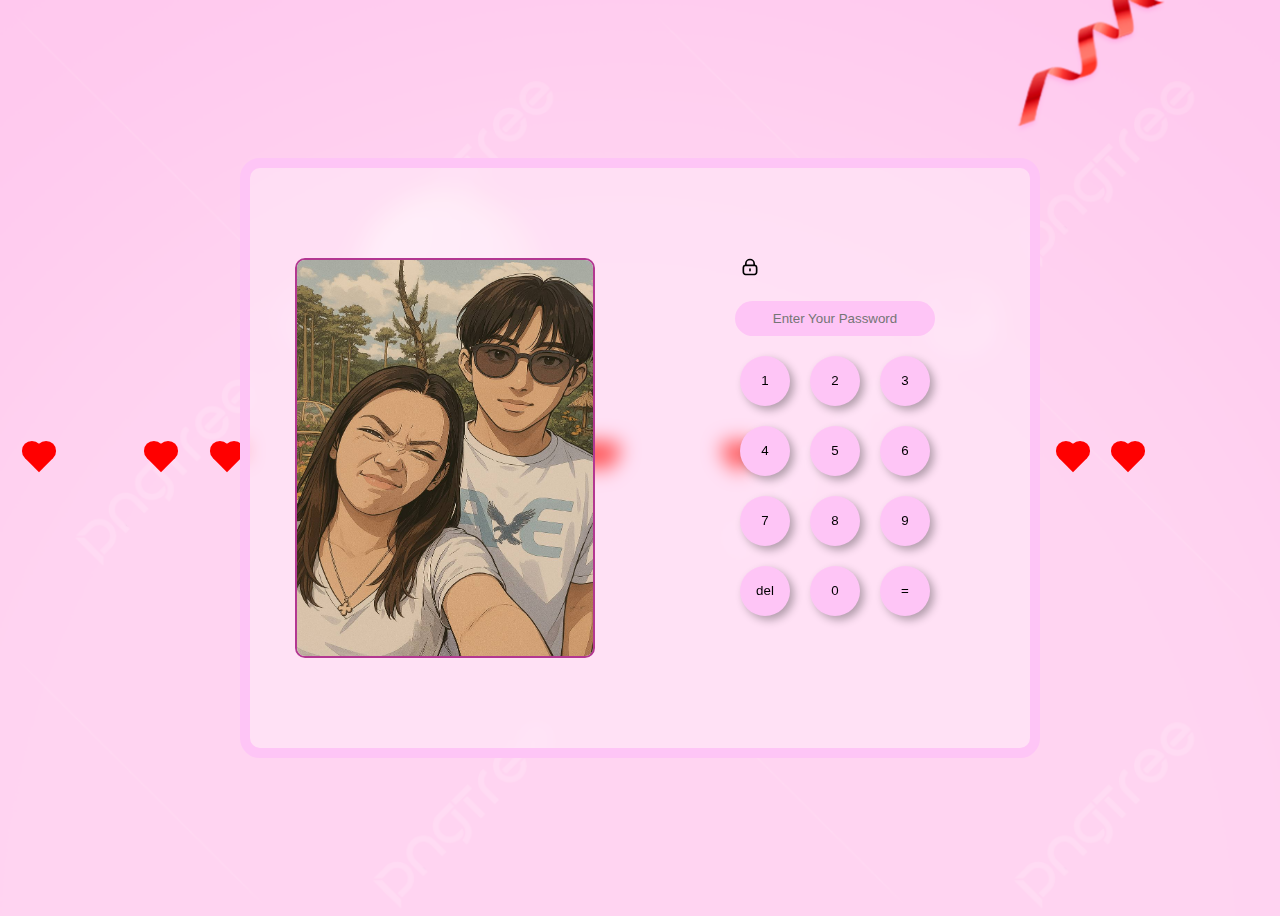
<file: index.html>
<!DOCTYPE html>
<html lang="en">
<head>
    <meta charset="UTF-8">
    <meta name="viewport" content="width=device-width, initial-scale=1.0">
    <title>This is US!!</title>
    <link rel="stylesheet" href="css/style.css">
    <link rel="icon" href="img/love-letter.png">
</head>
<body>
    <div class="container">
        <div class="image">
            <img src="img/photo_2025-07-28_21-32-41.jpg" alt="">
        </div>
        <div class="inputs">
    
            <img src="img/lock-alt-svgrepo-com.svg" alt=""><input type="text" placeholder="Enter Your Password" readonly class="js-input">
            <div class="buttons-design">
                <button>1</button>
                <button>2</button>
                <button>3</button>
                <button>4</button>
                <button>5</button>
                <button>6</button>
                <button>7</button>
                <button>8</button>
                <button>9</button>
                <button>del</button>
                <button>0</button>
                <button>=</button>

            </div>
           
        </div>
    </div>
   <script src="nicca.js"></script>
</body>
</html>
</file>
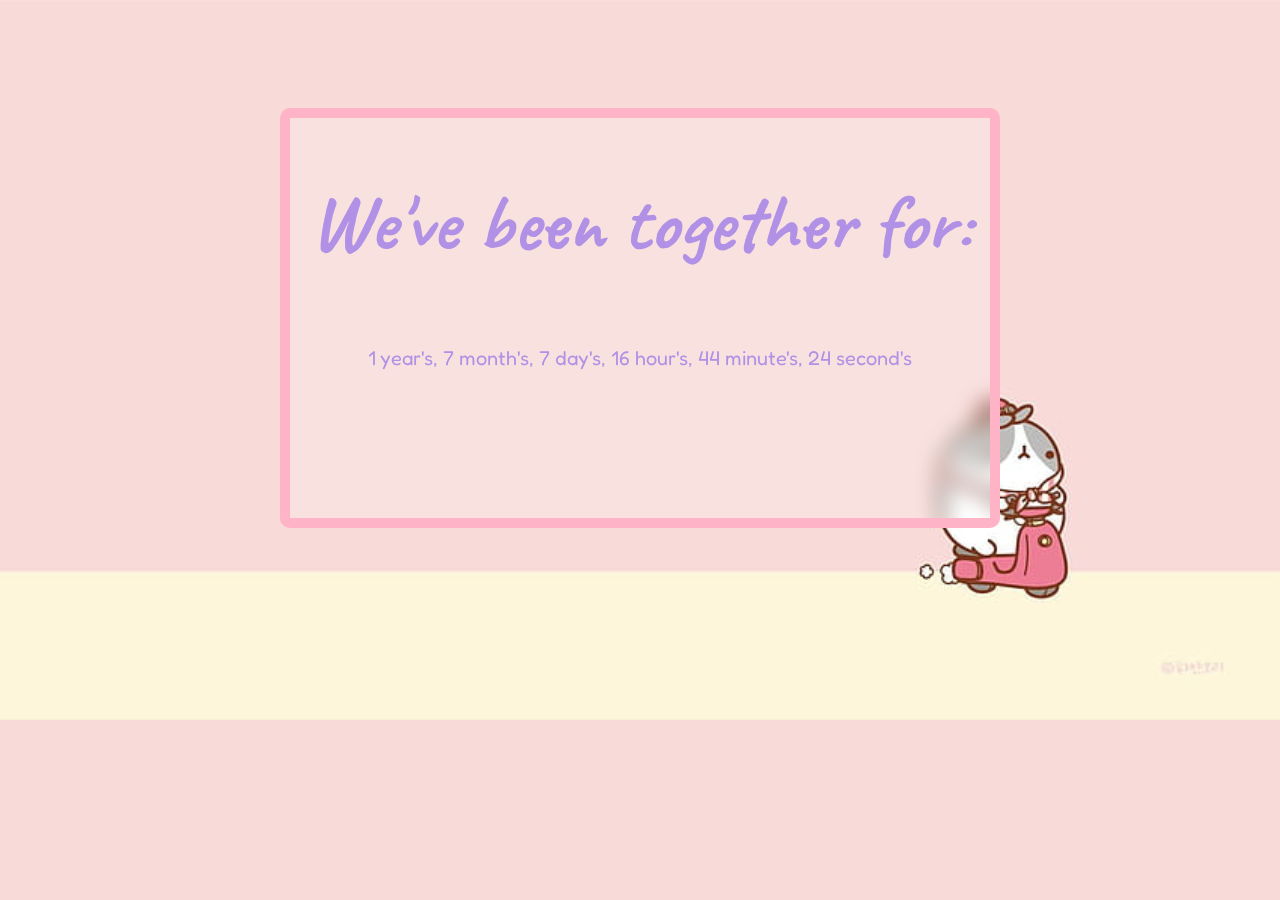
<file: timeSpentTogether.html>
<!DOCTYPE html>
<html lang="en">
<head>
    <meta charset="UTF-8">
    <meta name="viewport" content="width=device-width, initial-scale=1.0">
    <title>Our Time Together</title>
    <link rel="stylesheet" href="css/timeSpentTogether.css">
    <link rel="icon" href="img/clock.png">
</head>
<body>
    <div class="content">
       <h1>We've been together for:</h1> 
        <p id="time-spent"> </p>
  </div>

  <script src="timeSpentTogether.js"></script>
</body>
</html>
</file>
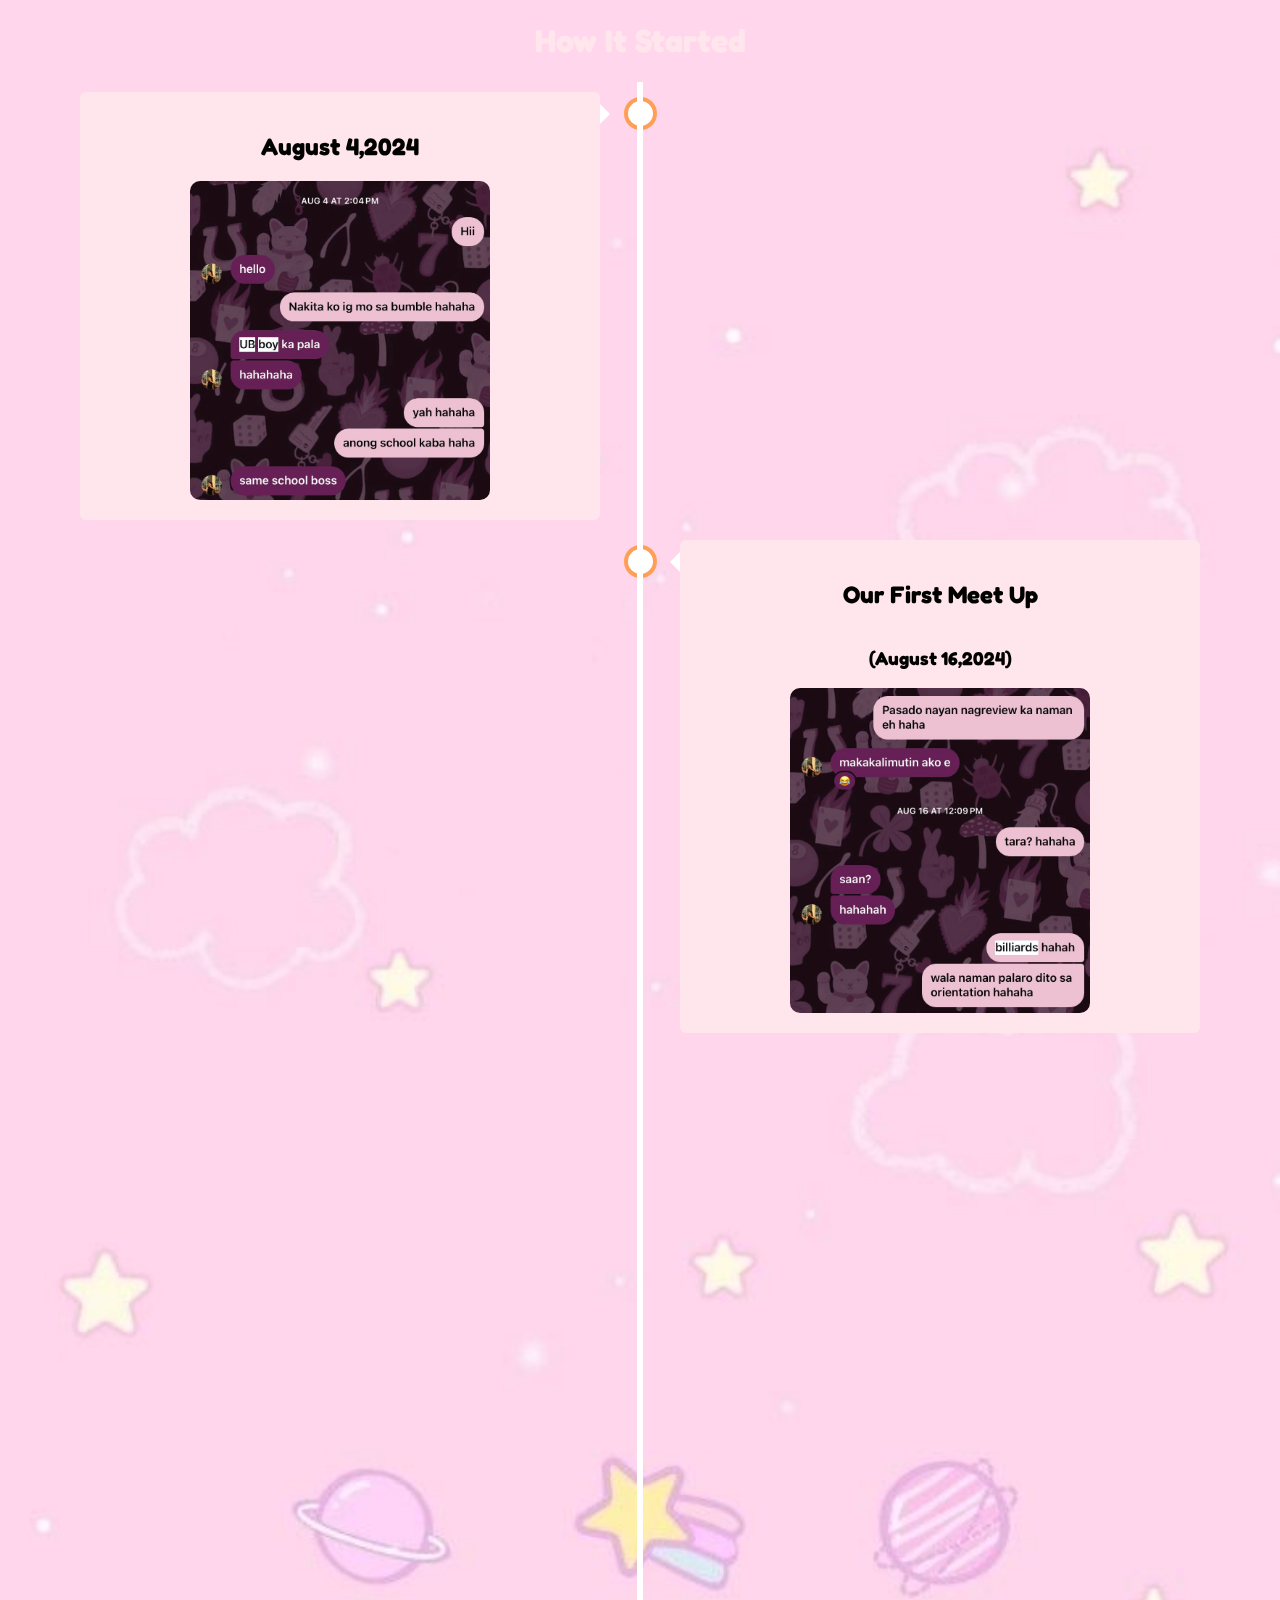
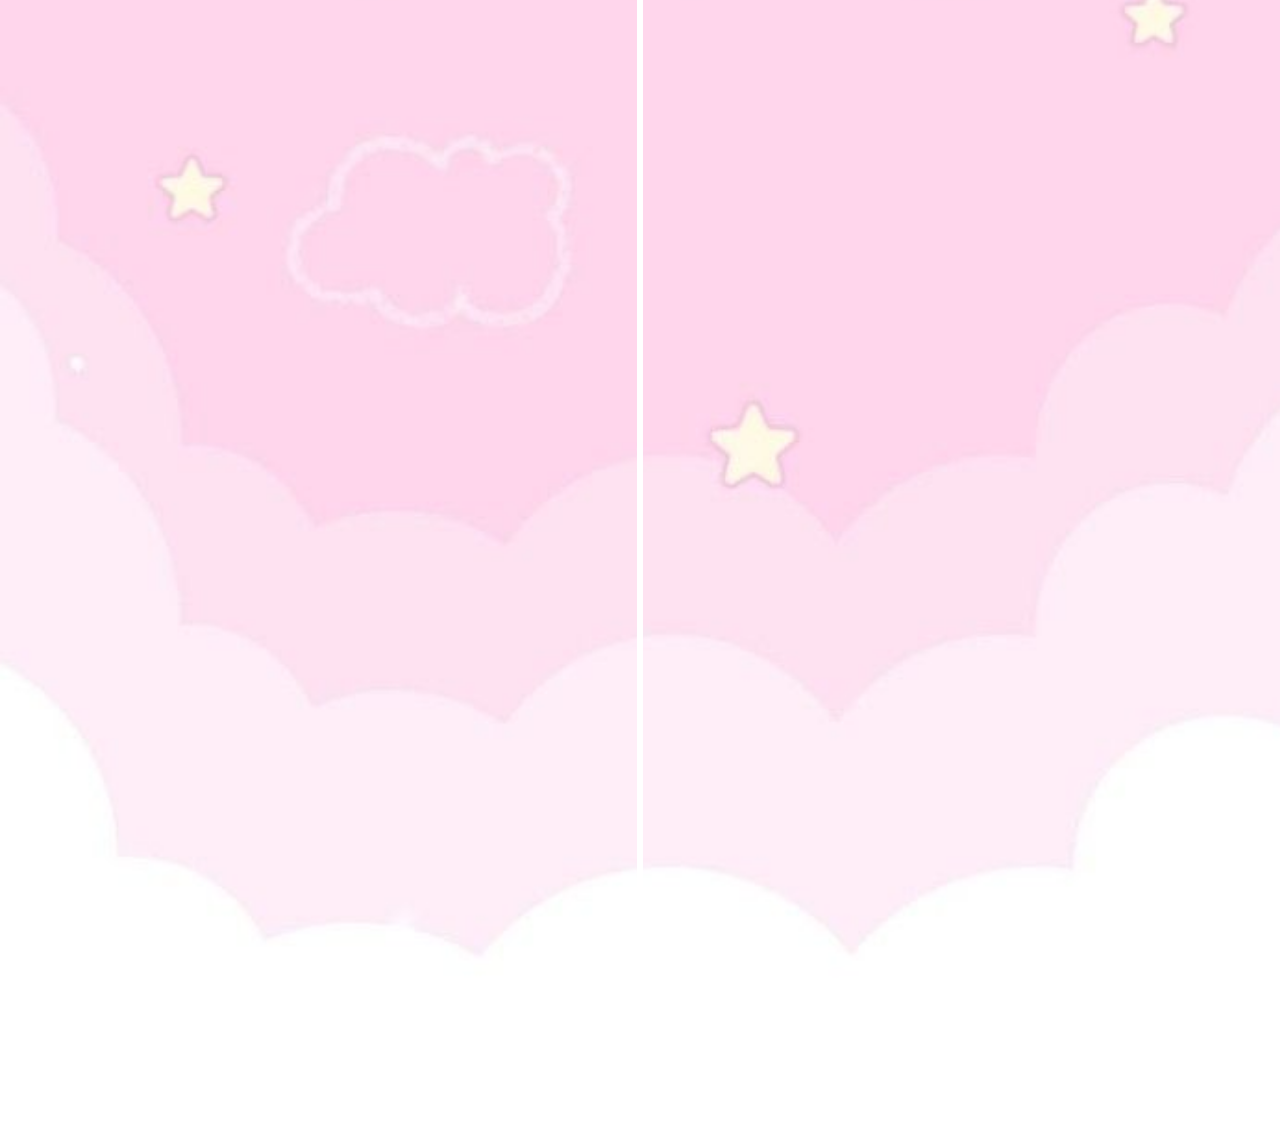
<file: timeTogether.html>
<!DOCTYPE html>
<html lang="en">
<head>
    <meta charset="UTF-8">
    <meta name="viewport" content="width=device-width, initial-scale=1.0">
    <title>Our Journey</title>
    <link rel="stylesheet" href="css/timeTogether.css">
    <link rel="icon" href="img/in-love.png">
</head>
<body>
    <h1>How It Started</h1>
    
<div class="timeline">
  <div class="container left">
    <div class="content">
      <h2>August 4,2024</h2>
      <img src="img/photo_2025-07-29_20-40-41.jpg" alt="start">
    </div>
  </div>
  <div class="container right">
    <div class="content">
      <h2>Our First Meet Up</h2>
      <h3>(August 16,2024)</h3>
      <img src="img/photo_2025-07-29_20-55-58.jpg" alt="First Meet">
    </div>
  </div>
  <div class="container left">
    <div class="content">
      <h2>First Movie Date</h2>
      <h3>(August 17,2024)</h3>
      <img src="img/photo_2025-07-29_21-00-27.jpg" alt="First Movie Date">
    </div>
  </div>
  <div class="container right">
    <div class="content">
      <h2>First PhotoBooth</h2>
      <h3>(August 17,2024)</h3>
      <img src="img/photo_2025-07-29_21-28-33.jpg" alt="PhotoBooth">
    </div>
  </div>
  <div class="container left">
    <div class="content">
      <h2>First Concert Together</h2>
      <h3>(August 30,2024)</h3>
      <video width="320" height="240" controls>
        <source src="img/IMG_1702.mp4" type="video/mp4">
        Your browser does not support the video tag.
      </video>
    </div>
  </div>
  <div class="container right">
    <div class="content">
      <h2>February 1,2025</h2>
      <h3>I Brought you to Itogon to Meet My Family</h3>
      <img src="img/photo_2025-07-29_22-10-29.jpg" alt="Family Meet">
    </div>
  </div>
</div>
<script src="timeTogether.js"></script>
</body>
</html>
</file>
<file: css/style.css>
@keyframes fall{
    0%{
        top: -50px;
        opacity: 1;
    }
    100%{
        top: 800px;
        opacity: 0;
        transform: rotate(90deg);
    }
}

@import url('https://fonts.googleapis.com/css2?family=Montserrat&display=swap');

* {
    box-sizing: border-box;
}





body{
    display: flex;
    justify-content: center;
    align-items: center;
    height: 100vh;


    background-image: url(../img/pngtree-sweet-cute-pink-background-picture-image_1275652.jpg);
    background-size: cover;
    
}

.container{
    width: 90%;
    max-width: 800px;
    height: 600px;
    background-color: #F6F6F6;
    border: solid 10px #FEC5F6;
    border-radius: 20px;
    display: flex;
    background-color: rgba(255, 255, 255, 0.3); /* semi-transparent */
    backdrop-filter: blur(10px);
  -webkit-backdrop-filter: blur(10px);
    z-index: 999;
    

}
.image{
    width: 50%;
    display: flex;
    align-items: center;
    justify-content: center;
}
.image img{
    width: 300px;
    height: 400px;
    border-radius: 10px;
    border: solid 2px #B33791;
 
}

.inputs img{
    position: absolute;
    top: 89px;   /* relative to .inputs container */
    left: 100px;  /* adjust within .inputs only */
    width: 20px;
}

.inputs{
    display: flex;
    flex-direction: column;
    align-items: center;
    justify-content: center;
    height: 100%;
    width: 50%;
    gap: 10px;
    z-index: 999;
    position: relative;

 
}

.wrongPass{
    position: absolute;
    top: 50px;
    left:99px;
    font-family: 'Montserrat', sans-serif;
    font-size: 14px;
    color: red;

}

.inputs input{
    height: 35px;
    width: 200px;
    outline: none;
    border: none;
    border-radius: 20px;
    background: #FEC5F6;
    margin-bottom: 10px;
    text-align: center;
  
}

.buttons-design{
    display: grid;
    grid-template-columns: 50px 50px 50px;
    gap: 20px;
}

.buttons-design button{
    height: 50px;
    border-radius: 100%;
    border: none;
    cursor: pointer;
    background: #FEC5F6;
    box-shadow: 4px 4px 8px rgba(0, 0, 0, 0.3);


}


.heart {
    position: absolute;
    width: 20px;
    height: 20px;
    background: red;
    transform: rotate(45deg);
    animation: fall 2.5s linear infinite;
   

}

.heart::before,
.heart::after {
    content: "";
    position: absolute;
    width: 20px;
    height: 20px;
    background: red;
    border-radius: 50%;
}

/* Position the circles to form the top of the heart */
.heart::before {
    top: -10px;
    left: 0;
}

.heart::after {
    top: 0;
    left: -10px;
}

@media (max-width:480px){
    .container{
        justify-content: center;
        align-items: center;
        width: 400px;
        display: flex;
        flex-direction: column;
        height: auto;
        margin-top: 50px;
        padding-top: 10px;
    }

    .inputs{
        margin-top: 20px;
    }

    .buttons-design{
        margin-bottom: 10px;
        gap: 30px;
    }

    .inputs img{
        left: 0;
        top: 8px;

        }


}
</file>
<file: css/timeSpentTogether.css>
@import url('https://fonts.googleapis.com/css2?family=Caveat&display=swap');
@import url('https://fonts.googleapis.com/css2?family=Fredoka&display=swap');

body{
    background-image: url(../img/desktop-wallpaper-28-pastel-kawaii-pastel-pink-kawaii.jpg);
    background-size: cover;

    display: flex;
    justify-content: center;
    align-items: center;
    padding-top: 100px;
}

h1{
    font-family: 'Caveat', cursive;
    text-align: center;
    font-size: 80px;
    color: #B191E5;
}

.content{

    display: flex;
    flex-direction: column;
    align-items: center;
    height: 400px;
    width: 700px;

    backdrop-filter: blur(10px);   /* main blur */
    -webkit-backdrop-filter: blur(10px); /* for Safari */
    background-color: rgba(255, 255, 255, 0.2); 

    border: solid 10px #FFB3C6;
    border-radius: 10px;
}

#time-spent{
    font-family: 'Fredoka', sans-serif;
    color: #B191E5;
    font-size: 20px;
    
}

@media screen and (max-width: 600px) {
    body{
        background-size:25rem;
       
        background-position: center 120%;
    }
}
</file>
<file: css/timeTogether.css>
@import url('https://fonts.googleapis.com/css2?family=Fredoka&display=swap');

* {
  box-sizing: border-box;
  font-family: 'Fredoka', sans-serif;
}

body {
  background-image: url(../img/f30f6c7361cc04c9232ceb2fab382c7e.jpg);
    background-size: cover;
  font-family: Helvetica, sans-serif;
}

h1{
    text-align: center;
    color: hsl(345, 100%, 95%);
}

/* The actual timeline (the vertical ruler) */
.timeline {
  position: relative;
  max-width: 1200px;
  margin: 0 auto;
}

/* The actual timeline (the vertical ruler) */
.timeline::after {
  content: '';
  position: absolute;
  width: 6px;
  background-color: white;
  top: 0;
  bottom: 0;
  left: 50%;
  margin-left: -3px;
}

/* Container around content */
.container {
  padding: 10px 40px;
  position: relative;
  background-color: inherit;
  width: 50%;
  opacity: 0;
  transition: all 1s;

  filter: blur(5px);

}

.show{
  opacity: 1;
  filter: blur(0);

}

/* The circles on the timeline */
.container::after {
  content: '';
  position: absolute;
  width: 25px;
  height: 25px;
  right: -17px;
  background-color: white;
  border: 4px solid #FF9F55;
  top: 15px;
  border-radius: 50%;
  z-index: 1;
}

/* Place the container to the left */
.left {
  left: 0;
}

/* Place the container to the right */
.right {
  left: 50%;
}

/* Add arrows to the left container (pointing right) */
.left::before {
  content: " ";
  height: 0;
  position: absolute;
  top: 22px;
  width: 0;
  z-index: 1;
  right: 30px;
  border: medium solid white;
  border-width: 10px 0 10px 10px;
  border-color: transparent transparent transparent white;
}

/* Add arrows to the right container (pointing left) */
.right::before {
  content: " ";
  height: 0;
  position: absolute;
  top: 22px;
  width: 0;
  z-index: 1;
  left: 30px;
  border: medium solid white;
  border-width: 10px 10px 10px 0;
  border-color: transparent white transparent transparent;
}

/* Fix the circle for containers on the right side */
.right::after {
  left: -16px;
}

/* The actual content */
.content {
  padding: 20px 30px;
  background-color: hsl(345, 100%, 95%);
  position: relative;
  border-radius: 6px;

  display: flex;
  flex-direction: column;
  align-items: center;
}

.content img{
  width: 300px;
  border-radius: 10px;
}

.content video{
  border-radius: 10px;
}

/* Media queries - Responsive timeline on screens less than 600px wide */
@media screen and (max-width: 600px) {
  /* Place the timelime to the left */
  .timeline::after {
  left: 31px;
  }
  
  /* Full-width containers */
  .container {
  width: 100%;
  padding-left: 70px;
  padding-right: 25px;
  }
  
  /* Make sure that all arrows are pointing leftwards */
  .container::before {
  left: 60px;
  border: medium solid white;
  border-width: 10px 10px 10px 0;
  border-color: transparent white transparent transparent;
  }

  /* Make sure all circles are at the same spot */
  .left::after, .right::after {
  left: 15px;
  }
  
  /* Make all right containers behave like the left ones */
  .right {
  left: 0%;
  }
}
</file>
